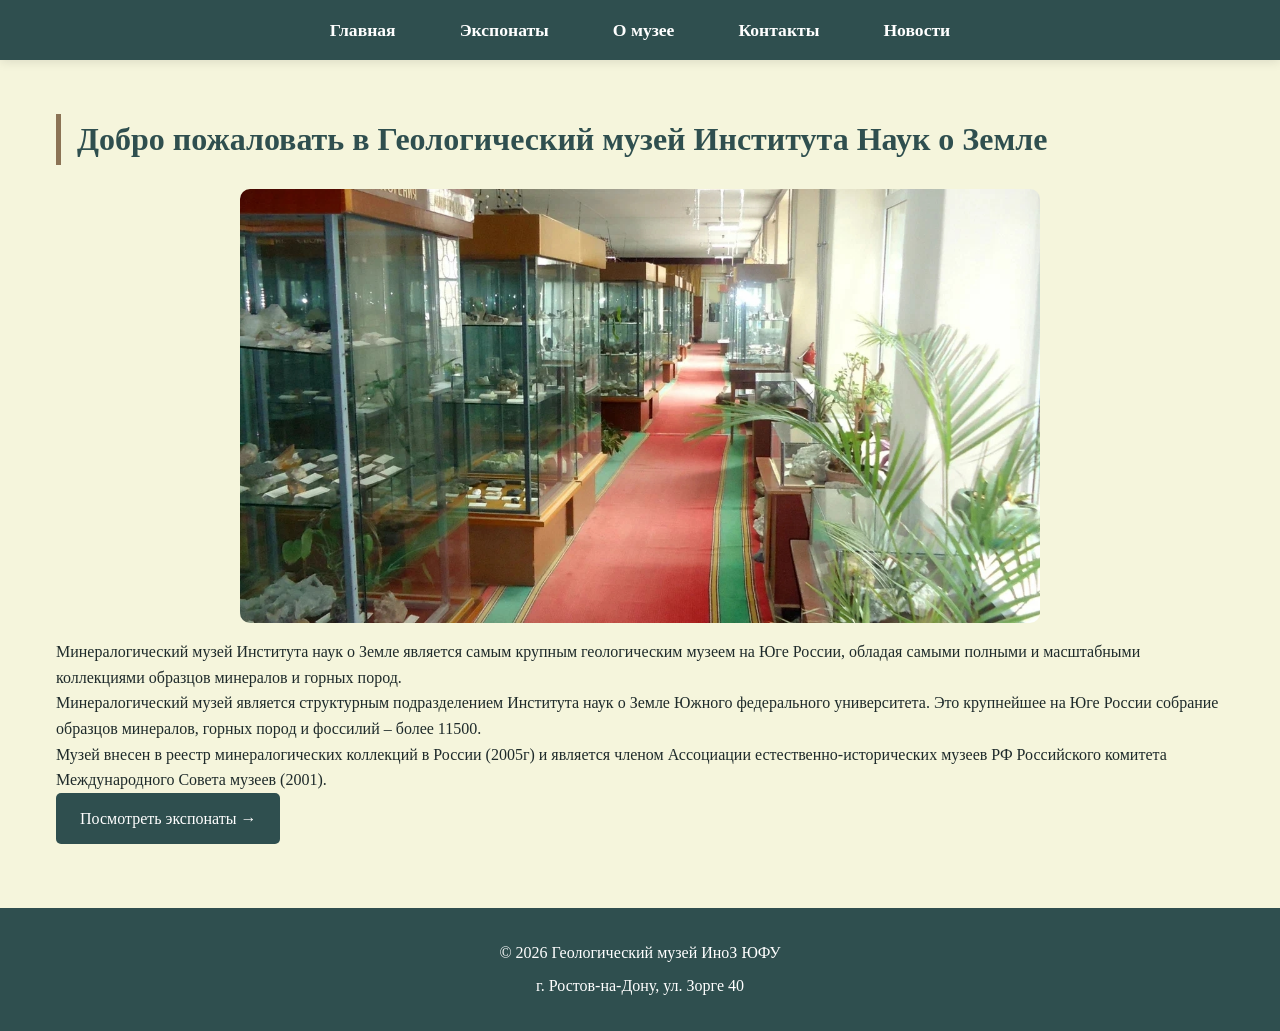
<file: index.html>
<!DOCTYPE html>
<html lang="ru">
<head>
    <meta charset="UTF-8">
    <meta name="viewport" content="width=device-width, initial-scale=1.0">
    <meta http-equiv="Cache-Control" content="no-cache, no-store, must-revalidate">
    <meta http-equiv="Pragma" content="no-cache">
    <meta http-equiv="Expires" content="0">
    <title>Главная | Геологический музей ИноЗ ЮФУ</title>
    <link rel="stylesheet" href="css/normalize.css">
    <link rel="stylesheet" href="css/styles.css">
</head>
<body>
    <header>
        <nav class="main-nav">
            <ul>
                <li><a href="index.html">Главная</a></li>
                <li><a href="exhibits.html">Экспонаты</a></li>
                <li><a href="about.html">О музее</a></li>
                <li><a href="contacts.html">Контакты</a></li>
                <li><a href="news.html">Новости</a></li>
            </ul>
        </nav>
    </header>

    <main>
        <h1>Добро пожаловать в Геологический музей Института Наук о Земле</h1>
        
<img src="images/museum-hall.jpg" alt="Зал Геологического музея" id="clickable-image" style="width: 100%; max-width: 800px; height: auto; display: block; margin: 1rem auto; border-radius: 10px; cursor: pointer;">
<div id="image-modal" class="modal">
    <span class="close-modal">&times;</span>
    <img class="modal-content" id="full-image">
</div>

<style>
.modal {
    display: none;
    position: fixed;
    z-index: 1000;
    left: 0;
    top: 0;
    width: 100%;
    height: 100%;
    background-color: rgba(0, 0, 0, 0.9);
    cursor: pointer;
}

.modal-content {
    position: absolute;
    top: 50%;
    left: 50%;
    transform: translate(-50%, -50%);
    max-width: 90%;
    max-height: 90%;
    border-radius: 10px;
}

.close-modal {
    position: absolute;
    top: 20px;
    right: 35px;
    color: white;
    font-size: 40px;
    font-weight: bold;
    cursor: pointer;
    z-index: 1001;
}

.close-modal:hover {
    color: #bbb;
}
</style>

<script>
var modal = document.getElementById("image-modal");
var img = document.getElementById("clickable-image");
var modalImg = document.getElementById("full-image");

img.onclick = function() {
    modal.style.display = "block";
    modalImg.src = this.src;
}

modal.onclick = function() {
    modal.style.display = "none";
}
            document.addEventListener('keydown', (e) => {
                if (e.key === 'Escape' && modal.style.display === 'block') {
                    closeModal();
                }
            });
        });
</script>
        
        <p>Минералогический музей Института наук о Земле является самым крупным геологическим музеем на Юге России, обладая самыми полными и масштабными коллекциями образцов минералов и горных пород.</p>
        
        <p>Минералогический музей является структурным подразделением Института наук о Земле Южного федерального университета. Это крупнейшее на Юге России собрание образцов минералов, горных пород и фоссилий – более 11500.</p>
        
        <p>Музей внесен в реестр минералогических коллекций в России (2005г) и является членом Ассоциации естественно-исторических музеев РФ Российского комитета Международного Совета музеев (2001).</p>
        
        <p><a href="exhibits.html" class="button">Посмотреть экспонаты →</a></p>
    </main>

    <footer>
        <p>© 2026 Геологический музей ИноЗ ЮФУ</p>
        <p>г. Ростов-на-Дону, ул. Зорге 40</p>
    </footer>
</body>
</html>
</file>
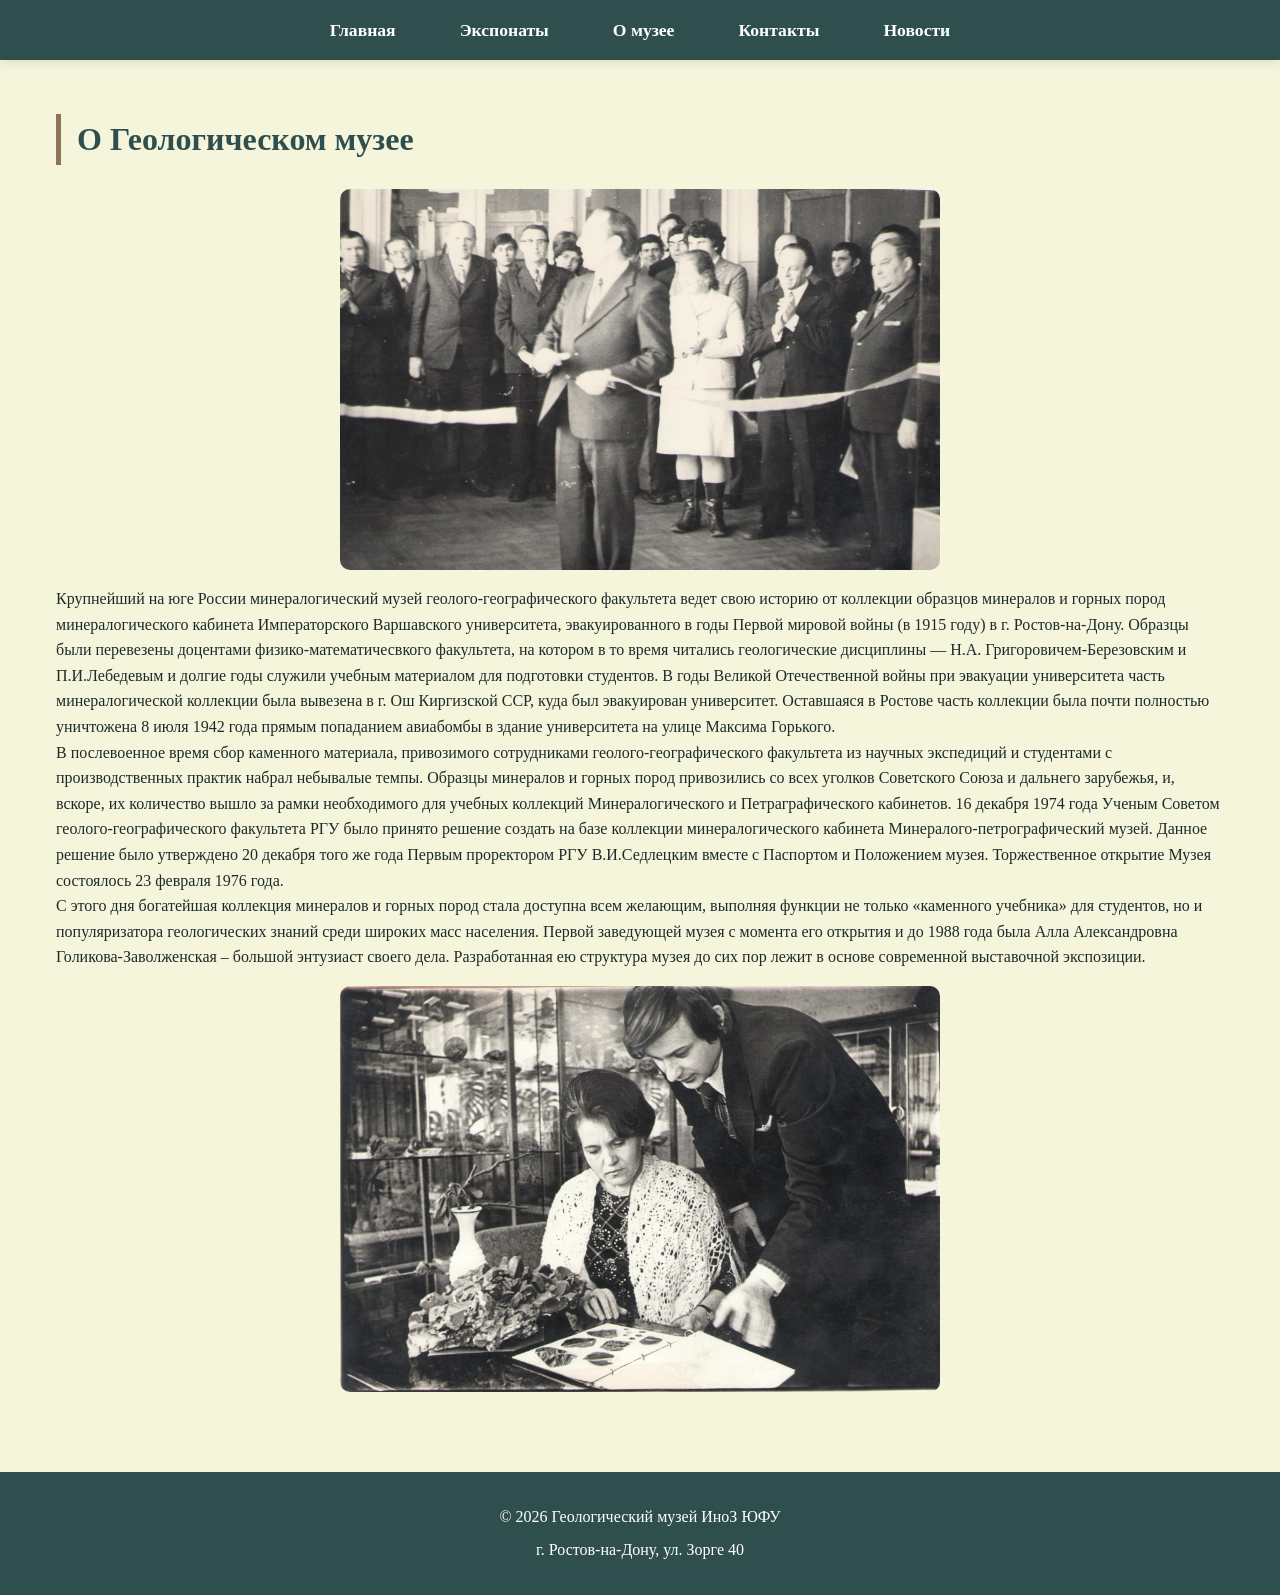
<file: about.html>
<!DOCTYPE html>
<html lang="ru">
<head>
    <meta charset="UTF-8">
    <meta name="viewport" content="width=device-width, initial-scale=1.0, user-scalable=yes">
    <title>О музее</title>
    <link rel="stylesheet" href="css/normalize.css">
    <link rel="stylesheet" href="css/styles.css">
</head>
<body>
    <header>
        <nav class="main-nav">
            <ul>
                <li><a href="index.html">Главная</a></li>
                <li><a href="exhibits.html">Экспонаты</a></li>
                <li><a href="about.html">О музее</a></li>
                <li><a href="contacts.html">Контакты</a></li>
                <li><a href="news.html">Новости</a></li>
            </ul>
        </nav>
    </header>

    <main>
        <h1>О Геологическом музее</h1>

<img src="images/museum.jpg" style="width: 100%; max-width: 600px; height: auto; display: block; margin: 1rem auto; border-radius: 10px;">

    <p> Крупнейший на юге России минералогический музей геолого-географического факультета ведет свою историю от коллекции образцов минералов и горных пород минералогического кабинета Императорского Варшавского университета, эвакуированного в годы Первой мировой войны (в 1915 году) в г. Ростов-на-Дону. Образцы были перевезены доцентами физико-математичесвкого факультета, на котором в то время читались геологические дисциплины — Н.А. Григоровичем-Березовским и П.И.Лебедевым и долгие годы служили учебным материалом для подготовки студентов. В годы Великой Отечественной войны при эвакуации университета часть минералогической коллекции была вывезена в г. Ош Киргизской ССР, куда был эвакуирован университет. Оставшаяся в Ростове часть коллекции была почти полностью уничтожена 8 июля 1942 года прямым попаданием авиабомбы в здание университета на улице Максима Горького. </p>
    <p> В послевоенное время сбор каменного материала,  привозимого сотрудниками геолого-географического факультета  из научных экспедиций и студентами с производственных практик набрал небывалые темпы. Образцы минералов и горных пород привозились со всех уголков Советского Союза и дальнего зарубежья, и, вскоре, их количество вышло за рамки необходимого для учебных коллекций Минералогического и Петраграфического кабинетов. 16 декабря 1974 года Ученым Советом геолого-географического факультета РГУ было принято решение создать на базе коллекции минералогического кабинета Минералого-петрографический музей.  Данное решение было утверждено 20 декабря того же года Первым проректором РГУ В.И.Седлецким вместе с Паспортом и Положением музея. Торжественное открытие Музея состоялось 23 февраля 1976 года. </p>
    <p> C этого дня богатейшая коллекция минералов и горных пород стала доступна всем желающим, выполняя  функции не только  «каменного учебника» для студентов, но и популяризатора геологических знаний среди широких масс населения. Первой заведующей музея с момента его открытия и до 1988 года была Алла Александровна Голикова-Заволженская – большой энтузиаст своего дела. Разработанная ею структура музея до сих пор лежит в основе современной выставочной экспозиции. </p>

<img src="images/history.jpg" style="width: 100%; max-width: 600px; height: auto; display: block; margin: 1rem auto; border-radius: 10px;">
   
    </main>

    <footer>
        <p>© 2026 Геологический музей ИноЗ ЮФУ</p>
        <p>г. Ростов-на-Дону, ул. Зорге 40</p>
    </footer>
</body>
</html>
</file>
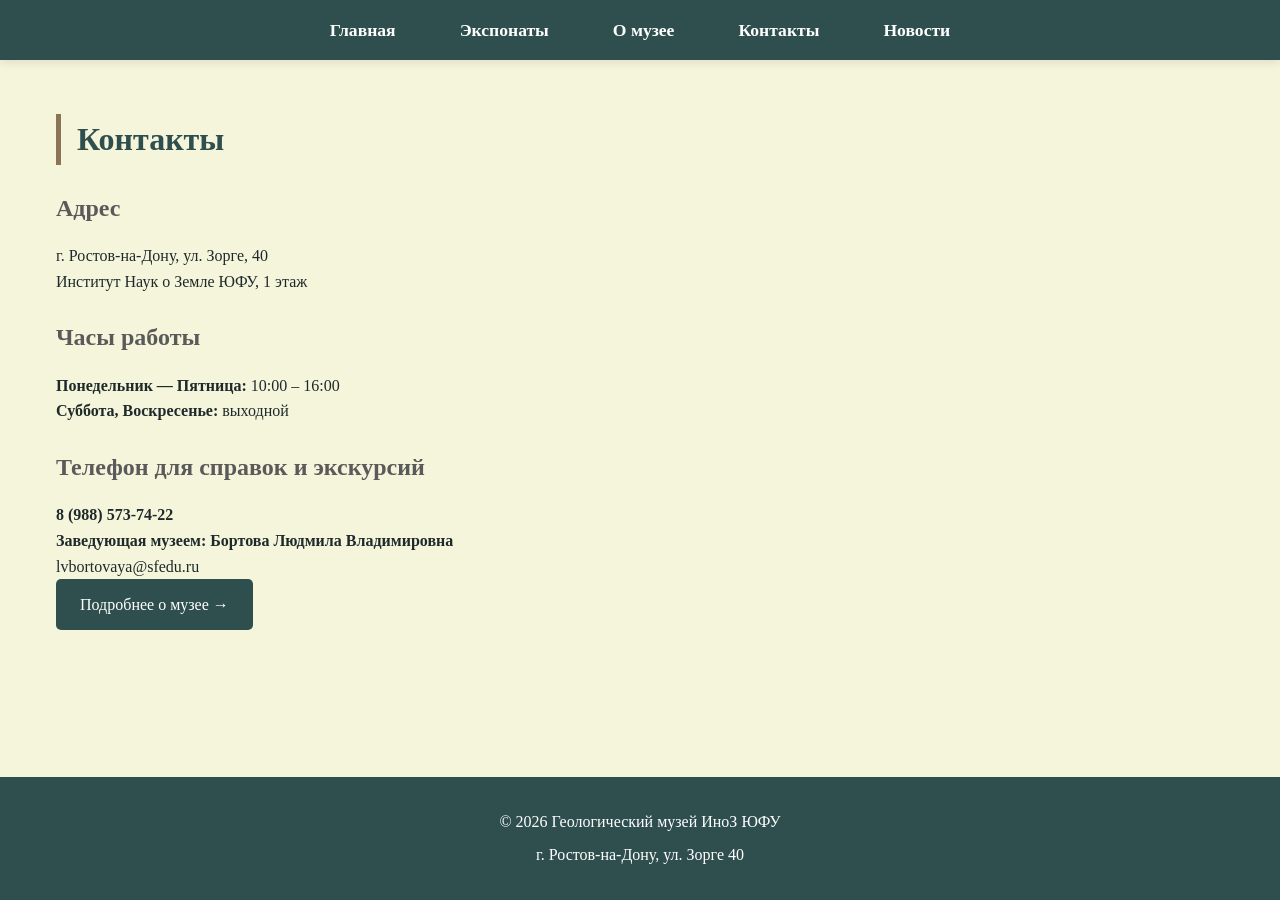
<file: contacts.html>
<!DOCTYPE html>
<html lang="ru">
<head>
    <meta charset="UTF-8">
    <meta name="viewport" content="width=device-width, initial-scale=1.0">
    <title>Контакты | Геологический музей ИноЗ ЮФУ</title>
    <link rel="stylesheet" href="css/normalize.css">
    <link rel="stylesheet" href="css/styles.css">
</head>
<body>
    <header>
        <nav class="main-nav">
            <ul>
                <li><a href="index.html">Главная</a></li>
                <li><a href="exhibits.html">Экспонаты</a></li>
                <li><a href="about.html">О музее</a></li>
                <li><a href="contacts.html">Контакты</a></li>
                <li><a href="news.html">Новости</a></li>
            </ul>
        </nav>
    </header>

    <main>
        <h1>Контакты</h1>
        
        <h2>Адрес</h2>
        <p>г. Ростов-на-Дону, ул. Зорге, 40<br>
        Институт Наук о Земле ЮФУ, 1 этаж</p>
        
        <h2>Часы работы</h2>
        <p><strong>Понедельник — Пятница:</strong> 10:00 – 16:00<br>
        <strong>Суббота, Воскресенье:</strong> выходной</p>
        
        <h2>Телефон для справок и экскурсий</h2>
        <p><strong>8 (988) 573-74-22</strong></p>
        <p><strong>Заведующая музеем: Бортова Людмила Владимировна</strong></p>
        <p>lvbortovaya@sfedu.ru</p>   

        <p><a href="about.html" class="button">Подробнее о музее →</a></p>
    </main>

    <footer>
        <p>© 2026 Геологический музей ИноЗ ЮФУ</p>
        <p>г. Ростов-на-Дону, ул. Зорге 40</p>
    </footer>
</body>
</html>
</file>
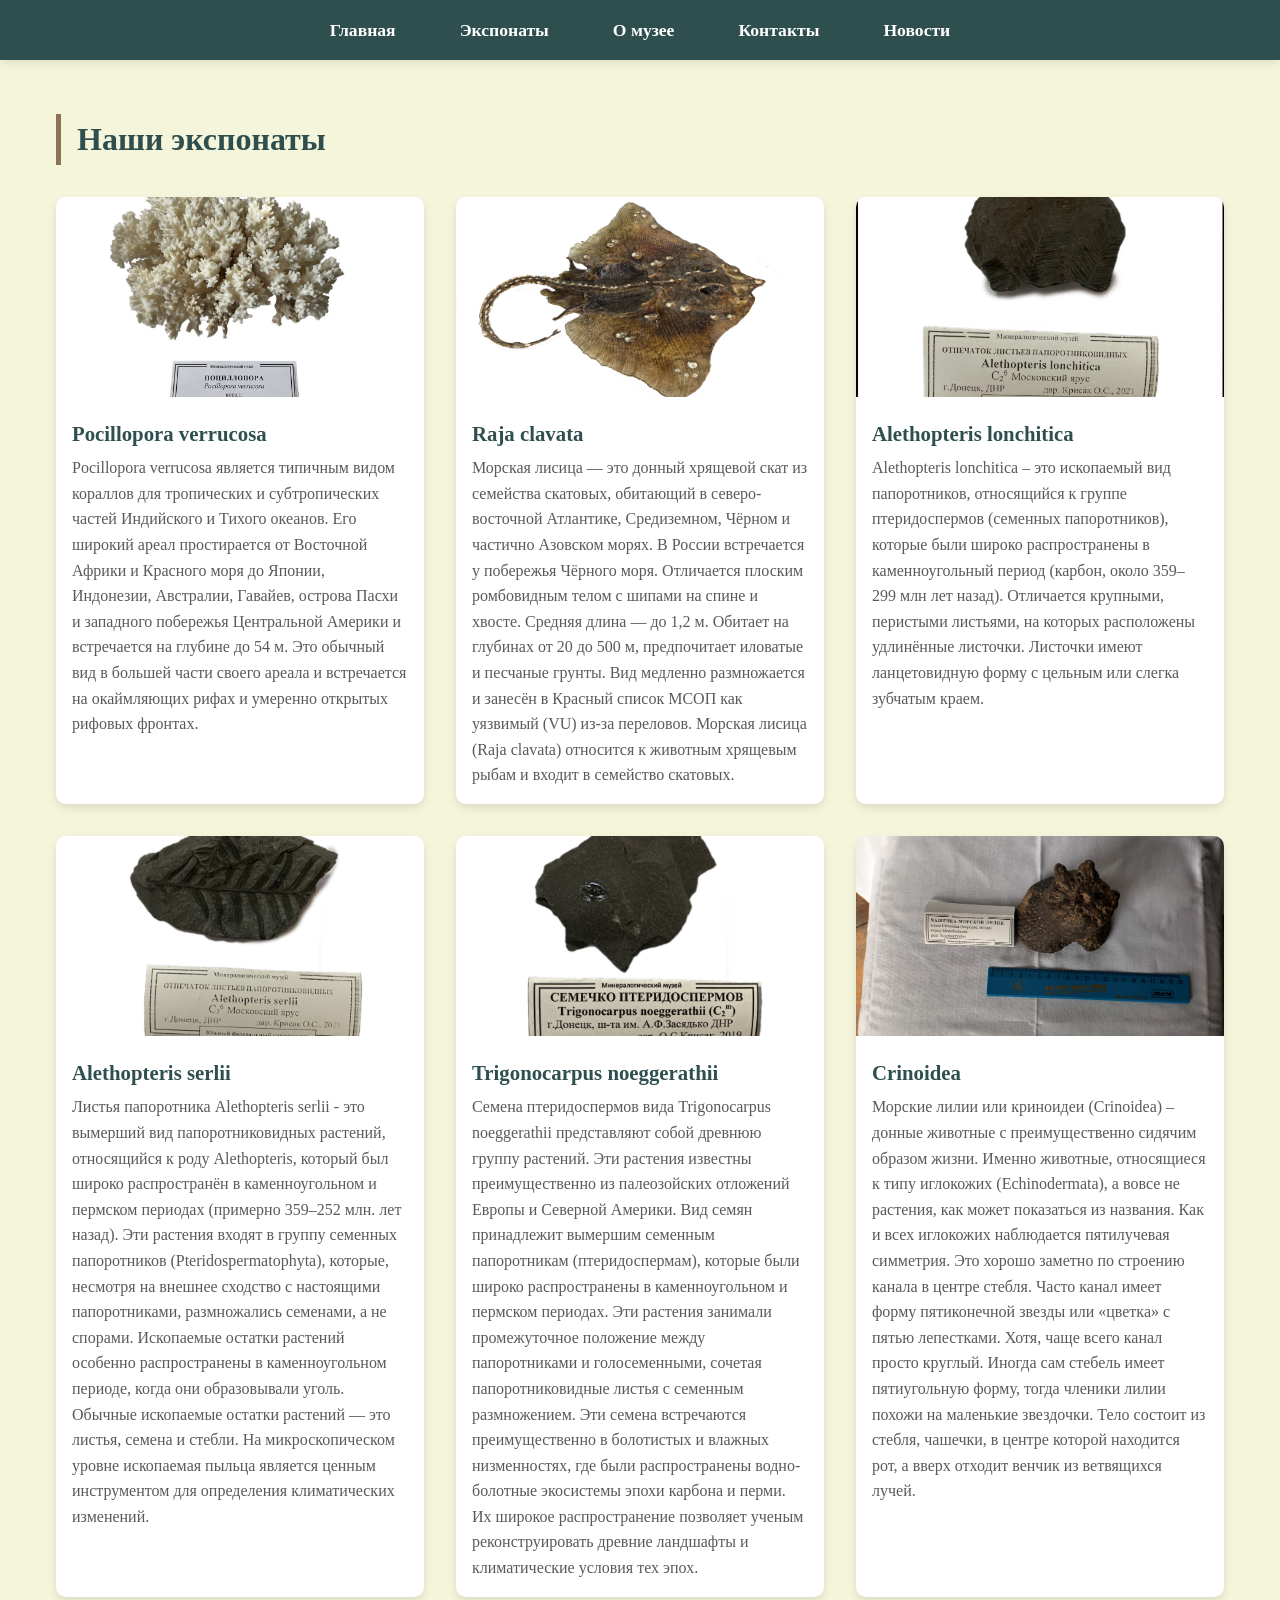
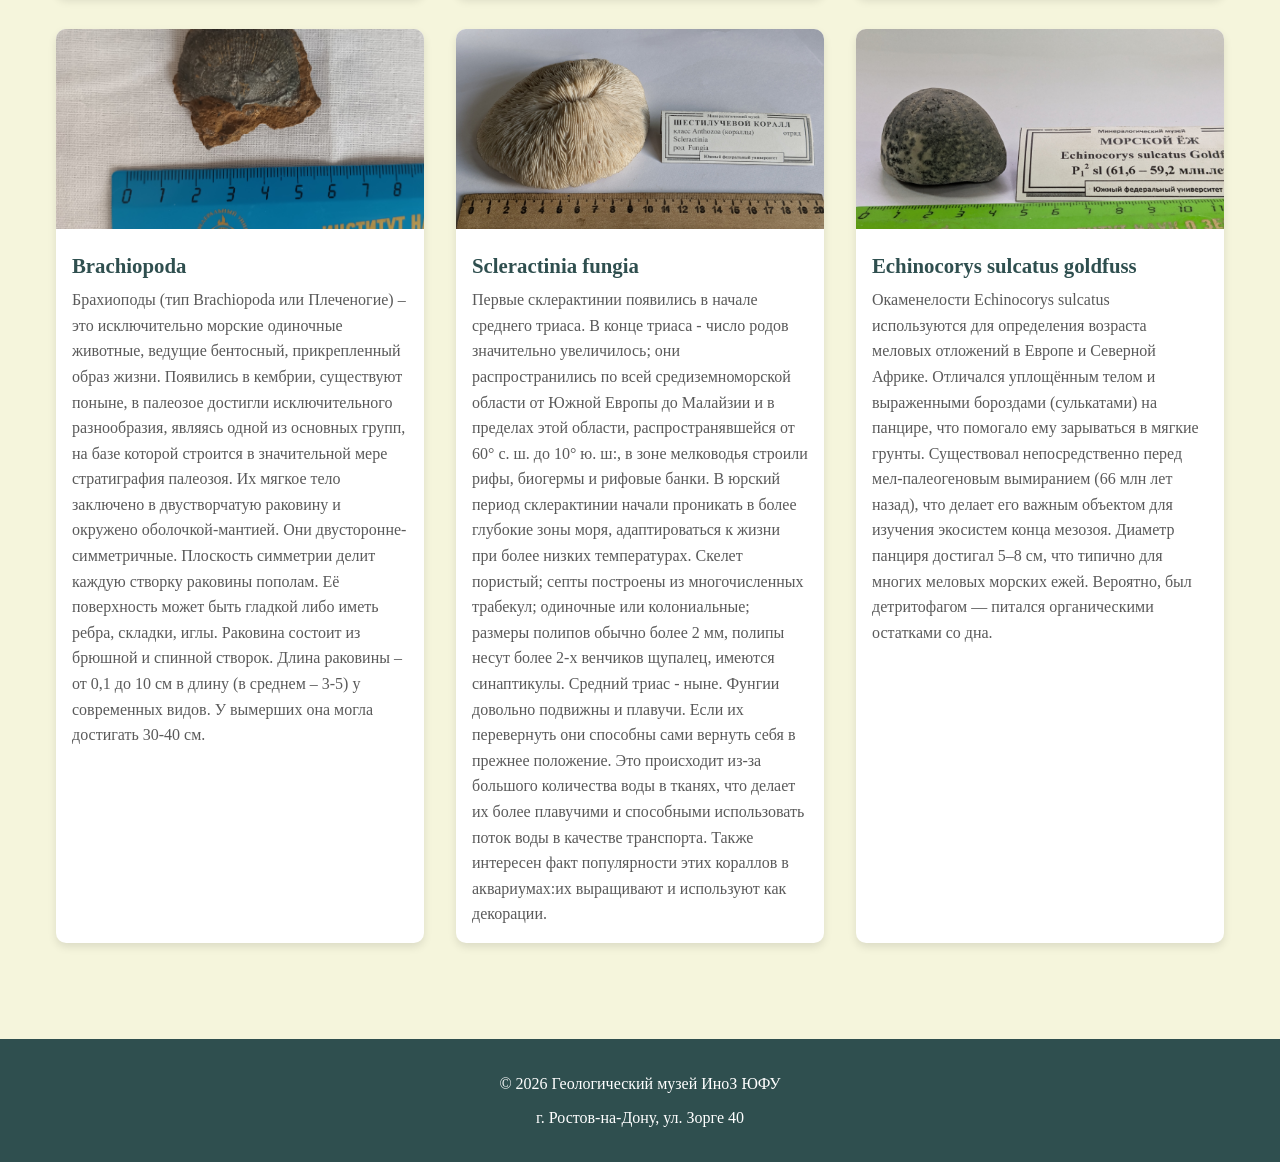
<file: exhibits.html>
<!DOCTYPE html>
<html lang="ru">
<head>
    <meta charset="UTF-8">
    <meta name="viewport" content="width=device-width, initial-scale=1.0">
    <title>Экспонаты</title>
    <link rel="stylesheet" href="css/normalize.css">
    <link rel="stylesheet" href="css/styles.css">
</head>
<body>
    <header>
        <nav class="main-nav">
            <ul>
                <li><a href="index.html">Главная</a></li>
                <li><a href="exhibits.html">Экспонаты</a></li>
                <li><a href="about.html">О музее</a></li>
                <li><a href="contacts.html">Контакты</a></li>
                <li><a href="news.html">Новости</a></li>
            </ul>
        </nav>
    </header>

    <main>
        <h1>Наши экспонаты</h1>

        <div class="exhibits-grid" id="exhibits-grid">
        </div>
    </main>

    <footer>
        <p>© 2026 Геологический музей ИноЗ ЮФУ</p>
        <p>г. Ростов-на-Дону, ул. Зорге 40</p>
    </footer>

    <div id="image-modal" class="modal">
        <span class="close-modal">&times;</span>
        <img class="modal-content" id="full-image">
        <div id="caption"></div>
    </div>
 <style>

        .modal {
            display: none;
            position: fixed;
            z-index: 1000;
            left: 0;
            top: 0;
            width: 100%;
            height: 100%;
            background-color: rgba(0, 0, 0, 0.95);
            cursor: pointer;
        }

        .modal-content {
            position: absolute;
            top: 50%;
            left: 50%;
            transform: translate(-50%, -50%);
            max-width: 90%;
            max-height: 90%;
            object-fit: contain;
            border-radius: 8px;
        }

        .close-modal {
            position: absolute;
            top: 20px;
            right: 35px;
            color: white;
            font-size: 45px;
            font-weight: bold;
            cursor: pointer;
            z-index: 1001;
            transition: 0.3s;
        }

        .close-modal:hover {
            color: #bbb;
        }

        #caption {
            position: absolute;
            bottom: 30px;
            left: 50%;
            transform: translateX(-50%);
            color: white;
            background: rgba(0,0,0,0.7);
            padding: 10px 20px;
            border-radius: 8px;
            font-size: 1.1rem;
            text-align: center;
            z-index: 1001;
        }

        .exhibit-card img {
            cursor: pointer;
            transition: transform 0.2s ease;
        }

        .exhibit-card img:hover {
            transform: scale(1.02);
        }
    </style>

    <script>
        const exhibits = [
            { name: "Pocillopora verrucosa", desc: "Pocillopora verrucosa является типичным видом кораллов для тропических и субтропических частей Индийского и Тихого океанов. Его широкий ареал простирается от Восточной Африки и Красного моря до Японии, Индонезии, Австралии, Гавайев, острова Пасхи и западного побережья Центральной Америки и встречается на глубине до 54 м. Это обычный вид в большей части своего ареала и встречается на окаймляющих рифах и умеренно открытых рифовых фронтах.", img: "images/pocillopora.jpg" },
            { name: "Raja clavata", desc: "Морская лисица — это донный хрящевой скат из семейства скатовых, обитающий в северо-восточной Атлантике, Средиземном, Чёрном и частично Азовском морях. В России встречается у побережья Чёрного моря. Отличается плоским ромбовидным телом с шипами на спине и хвосте. Средняя длина — до 1,2 м. Обитает на глубинах от 20 до 500 м, предпочитает иловатые и песчаные грунты. Вид медленно размножается и занесён в Красный список МСОП как уязвимый (VU) из-за переловов. Морская лисица (Raja clavata) относится к животным хрящевым рыбам и входит в семейство скатовых.", img: "images/raja.jpg" },
            { name: "Alethopteris lonchitica", desc: "Alethopteris lonchitica – это ископаемый вид папоротников, относящийся к группе птеридоспермов (семенных папоротников), которые были широко распространены в каменноугольный период (карбон, около 359–299 млн лет назад). Отличается крупными, перистыми листьями, на которых расположены удлинённые листочки. Листочки имеют ланцетовидную форму с цельным или слегка зубчатым краем.", img: "images/aletho.jpeg" },
            { name: "Alethopteris serlii", desc: "Листья папоротника Alethopteris serlii - это вымерший вид папоротниковидных растений, относящийся к роду Alethopteris, который был широко распространён в каменноугольном и пермском периодах (примерно 359–252 млн. лет назад). Эти растения входят в группу семенных папоротников (Pteridospermatophyta), которые, несмотря на внешнее сходство с настоящими папоротниками, размножались семенами, а не спорами. Ископаемые остатки растений особенно распространены в каменноугольном периоде, когда они образовывали уголь. Обычные ископаемые остатки растений — это листья, семена и стебли. На микроскопическом уровне ископаемая пыльца является ценным инструментом для определения климатических изменений.", img: "images/alethopteris-serlii.jpeg" },
            { name: "Trigonocarpus noeggerathii", desc: "Семена птеридоспермов вида Trigonocarpus noeggerathii представляют собой древнюю группу растений. Эти растения известны преимущественно из палеозойских отложений Европы и Северной Америки. Вид семян принадлежит вымершим семенным папоротникам (птеридоспермам), которые были широко распространены в каменноугольном и пермском периодах. Эти растения занимали промежуточное положение между папоротниками и голосеменными, сочетая папоротниковидные листья с семенным размножением. Эти семена встречаются преимущественно в болотистых и влажных низменностях, где были распространены водно-болотные экосистемы эпохи карбона и перми. Их широкое распространение позволяет ученым реконструировать древние ландшафты и климатические условия тех эпох.", img: "images/trigonocarpus.jpeg" },
            { name: "Crinoidea", desc: "Морские лилии или криноидеи (Crinoidea) – донные животные с преимущественно сидячим образом жизни. Именно животные, относящиеся к типу иглокожих (Echinodermata), а вовсе не растения, как может показаться из названия. Как и всех иглокожих наблюдается пятилучевая симметрия. Это хорошо заметно по строению канала в центре стебля. Часто канал имеет форму пятиконечной звезды или «цветка» с пятью лепестками. Хотя, чаще всего канал просто круглый. Иногда сам стебель имеет пятиугольную форму, тогда членики лилии похожи на маленькие звездочки. Тело состоит из стебля, чашечки, в центре которой находится рот, а вверх отходит венчик из ветвящихся лучей.", img: "images/crinoidea.jpg" },
            { name: "Brachiopoda", desc: "Брахиоподы (тип Вrachiopoda или Плеченогие) – это исключительно морские одиночные животные, ведущие бентосный, прикрепленный образ жизни. Появились в кембрии, существуют поныне, в палеозое достигли исключительного разнообразия, являясь одной из основных групп, на базе которой строится в значительной мере стратиграфия палеозоя. Их мягкое тело заключено в двустворчатую раковину и окружено оболочкой-мантией. Они двусторонне-симметричные. Плоскость симметрии делит каждую створку раковины пополам. Её поверхность может быть гладкой либо иметь ребра, складки, иглы. Раковина состоит из брюшной и спинной створок. Длина раковины – от 0,1 до 10 см в длину (в среднем – 3-5) у современных видов. У вымерших она могла достигать 30-40 см.", img: "images/brachiopoda.jpg" },
            { name: "Scleractinia fungia", desc: "Первые склерактинии появились в начале среднего триаса. В конце триаса - число родов значительно увеличилось; они распространились по всей средиземноморской области от Южной Европы до Малайзии и в пределах этой области, распространявшейся от 60° с. ш. до 10° ю. ш:, в зоне мелководья строили рифы, биогермы и рифовые банки.  В юрский период склерактинии начали проникать в более глубокие зоны моря, адаптироваться к жизни при более низких температурах. Скелет пористый; септы построены из многочисленных трабекул; одиночные или колониальные; размеры полипов обычно более 2 мм, полипы несут более 2-х венчиков щупалец, имеются синаптикулы. Средний триас - ныне. Фунгии довольно подвижны и плавучи. Если их перевернуть они способны сами вернуть себя в прежнее положение. Это происходит из-за большого количества воды в тканях, что делает их более плавучими и способными использовать поток воды в качестве транспорта. Также интересен факт популярности этих кораллов в аквариумах:их выращивают и используют как декорации.", img: "images/fungia.jpg" },
            { name: "Echinocorys sulcatus goldfuss", desc: "Окаменелости Echinocorys sulcatus используются для определения возраста меловых отложений в Европе и Северной Африке. Отличался уплощённым телом и выраженными бороздами (сулькатами) на панцире, что помогало ему зарываться в мягкие грунты. Существовал непосредственно перед мел-палеогеновым вымиранием (66 млн лет назад), что делает его важным объектом для изучения экосистем конца мезозоя. Диаметр панциря достигал 5–8 см, что типично для многих меловых морских ежей. Вероятно, был детритофагом — питался органическими остатками со дна.", img: "images/echinocorys.jpg" },
        ];

        function renderExhibits() {
            const grid = document.getElementById('exhibits-grid');
            grid.innerHTML = '';
            
            exhibits.forEach(exhibit => {
                const card = document.createElement('div');
                card.className = 'exhibit-card';
                card.innerHTML = `
                    <img src="${exhibit.img}" alt="${exhibit.name}" class="exhibit-img" data-name="${exhibit.name}" data-desc="${exhibit.desc}">
                    <h3>${exhibit.name}</h3>
                    <p>${exhibit.desc}</p>
                `;
                grid.appendChild(card);
            });

            document.querySelectorAll('.exhibit-img').forEach(img => {
                img.addEventListener('click', function(e) {
                    e.stopPropagation();
                    const name = this.getAttribute('data-name');
                    const desc = this.getAttribute('data-desc');
                    openModal(this.src, name, desc);
                });
            });
        }

        function openModal(imgSrc, name, desc) {
            const modal = document.getElementById('image-modal');
            const modalImg = document.getElementById('full-image');
            const caption = document.getElementById('caption');
            
            modal.style.display = 'block';
            modalImg.src = imgSrc;
            caption.innerHTML = `<strong>${name}</strong><br>${desc}`;
        }

        function closeModal() {
            const modal = document.getElementById('image-modal');
            modal.style.display = 'none';
        }

        document.addEventListener('DOMContentLoaded', () => {
            renderExhibits();
            
            const modal = document.getElementById('image-modal');
            const closeBtn = document.querySelector('.close-modal');
            
            modal.onclick = closeModal;
            closeBtn.onclick = closeModal;
            
            document.addEventListener('keydown', (e) => {
                if (e.key === 'Escape' && modal.style.display === 'block') {
                    closeModal();
                }
            });
        });
    </script>
</body>
</html>
</file>
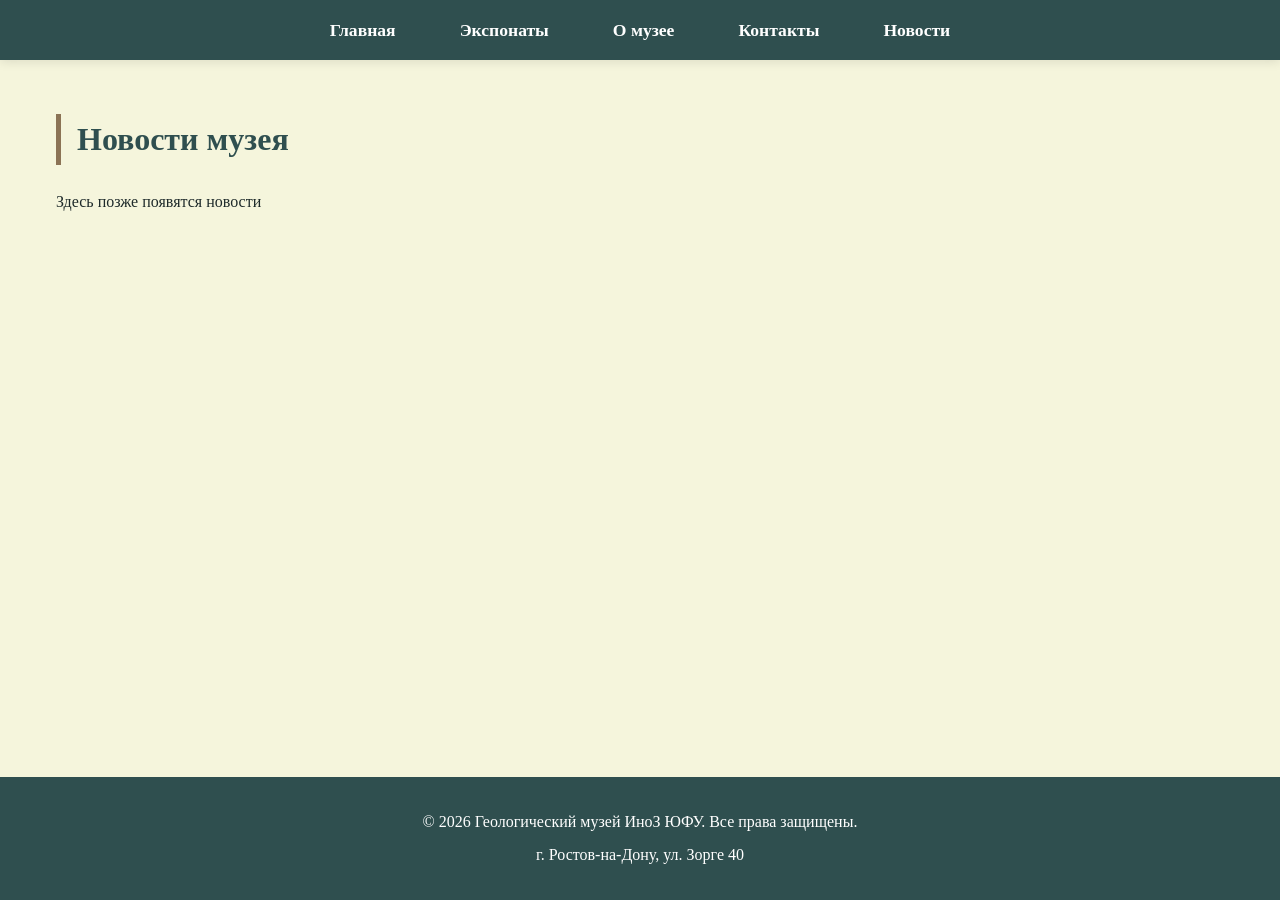
<file: news.html>
<!DOCTYPE html>
<html lang="ru">
<head>
    <meta charset="UTF-8">
    <meta name="viewport" content="width=device-width, initial-scale=1.0, user-scalable=yes">
    <title>Новости | Геологический музей ИноЗ ЮФУ</title>
    <link rel="stylesheet" href="css/normalize.css">
    <link rel="stylesheet" href="css/styles.css">
</head>
<body>
    <header>
        <nav class="main-nav">
            <ul>
                <li><a href="index.html">Главная</a></li>
                <li><a href="exhibits.html">Экспонаты</a></li>
                <li><a href="about.html">О музее</a></li>
                <li><a href="contacts.html">Контакты</a></li>
                <li><a href="news.html">Новости</a></li>
            </ul>
        </nav>
    </header>

    <main>
        <h1>Новости музея</h1>
        <p> Здесь позже появятся новости </p>
    </main>

    <footer>
        <p>© 2026 Геологический музей ИноЗ ЮФУ. Все права защищены.</p>
        <p>г. Ростов-на-Дону, ул. Зорге 40</p>
    </footer>
</body>
</html>
</file>
<file: css/styles.css>
:root {
    --dark-green: #2F4F4F;
    --gray: #5A5A5A;
    --beige: #F5F5DC;
    --white: #FFFFFF;
    --dark: #1E2A2A;
    --accent: #8B7355;
    --shadow: rgba(0, 0, 0, 0.1);
}

* {
    margin: 0;
    padding: 0;
    box-sizing: border-box;
}

body {
    font-family: 'Georgia', 'Times New Roman', Times, serif;
    background-color: var(--beige);
    color: var(--dark);
    line-height: 1.6;
    min-height: 100vh;
    display: flex;
    flex-direction: column;
}

.container {
    max-width: 1200px;
    margin: 0 auto;
    padding: 0 20px;
    width: 100%;
}

header {
    background-color: var(--dark-green);
    padding: 1rem 0;
    position: sticky;
    top: 0;
    z-index: 100;
    box-shadow: 0 2px 10px var(--shadow);
}

.main-nav ul {
    display: flex;
    justify-content: center;
    gap: 2rem;
    list-style: none;
    flex-wrap: wrap;
    padding: 0 1rem;
}

.main-nav a {
    color: var(--white);
    text-decoration: none;
    font-size: 1.1rem;
    font-weight: bold;
    padding: 0.5rem 1rem;
    transition: all 0.3s ease;
    border-radius: 5px;
}

.main-nav a:hover {
    background-color: var(--accent);
    color: var(--white);
}

main {
    max-width: 1200px;
    margin: 0 auto;
    padding: 2rem 1rem;
    flex: 1;
    width: 100%;
}

h1 {
    color: var(--dark-green);
    font-size: 2rem;
    margin-bottom: 1.5rem;
    border-left: 5px solid var(--accent);
    padding-left: 1rem;
}

h2 {
    color: var(--gray);
    font-size: 1.5rem;
    margin: 1.5rem 0 1rem;
}

.exhibits-grid {
    display: grid;
    grid-template-columns: repeat(3, 1fr);
    gap: 2rem;
    margin: 2rem 0;
}

.exhibit-card {
    background: var(--white);
    border-radius: 10px;
    overflow: hidden;
    box-shadow: 0 4px 8px var(--shadow);
    transition: transform 0.3s ease, box-shadow 0.3s ease;
}

.exhibit-card:hover {
    transform: translateY(-5px);
    box-shadow: 0 8px 16px var(--shadow);
}

.exhibit-card img {
    width: 100%;
    height: 200px;
    object-fit: cover;
}

.exhibit-card h3 {
    color: var(--dark-green);
    font-size: 1.3rem;
    padding: 0.8rem 1rem 0.3rem;
}

.exhibit-card p {
    padding: 0 1rem 1rem;
    color: var(--gray);
}

.button {
    display: inline-block;
    background-color: var(--dark-green);
    color: var(--white);
    padding: 0.8rem 1.5rem;
    text-decoration: none;
    border-radius: 5px;
    transition: background-color 0.3s ease;
    border: none;
    cursor: pointer;
    font-size: 1rem;
}

.button:hover {
    background-color: var(--accent);
}

footer {
    background-color: var(--dark-green);
    color: var(--white);
    text-align: center;
    padding: 1.5rem;
    margin-top: 2rem;
}

footer p {
    margin: 0.5rem 0;
}

@media (max-width: 1024px) {
    .exhibits-grid {
        grid-template-columns: repeat(2, 1fr);
        gap: 1.5rem;
    }
    
    h1 {
        font-size: 1.8rem;
    }
}

@media (max-width: 768px) {
    .main-nav ul {
        gap: 0.8rem;
    }
    
    .main-nav a {
        font-size: 0.9rem;
        padding: 0.3rem 0.6rem;
    }
    
    .exhibits-grid {
        grid-template-columns: 1fr;
        gap: 1rem;
    }
    
    h1 {
        font-size: 1.5rem;
    }
    
    h2 {
        font-size: 1.2rem;
    }
    
    main {
        padding: 1rem;
    }
}

@media (max-width: 480px) {
    .main-nav ul {
        flex-direction: column;
        align-items: center;
        gap: 0.5rem;
    }
    
    .main-nav a {
        display: block;
        width: 100%;
        text-align: center;
    }
    
    h1 {
        font-size: 1.3rem;
    }
}
</file>
